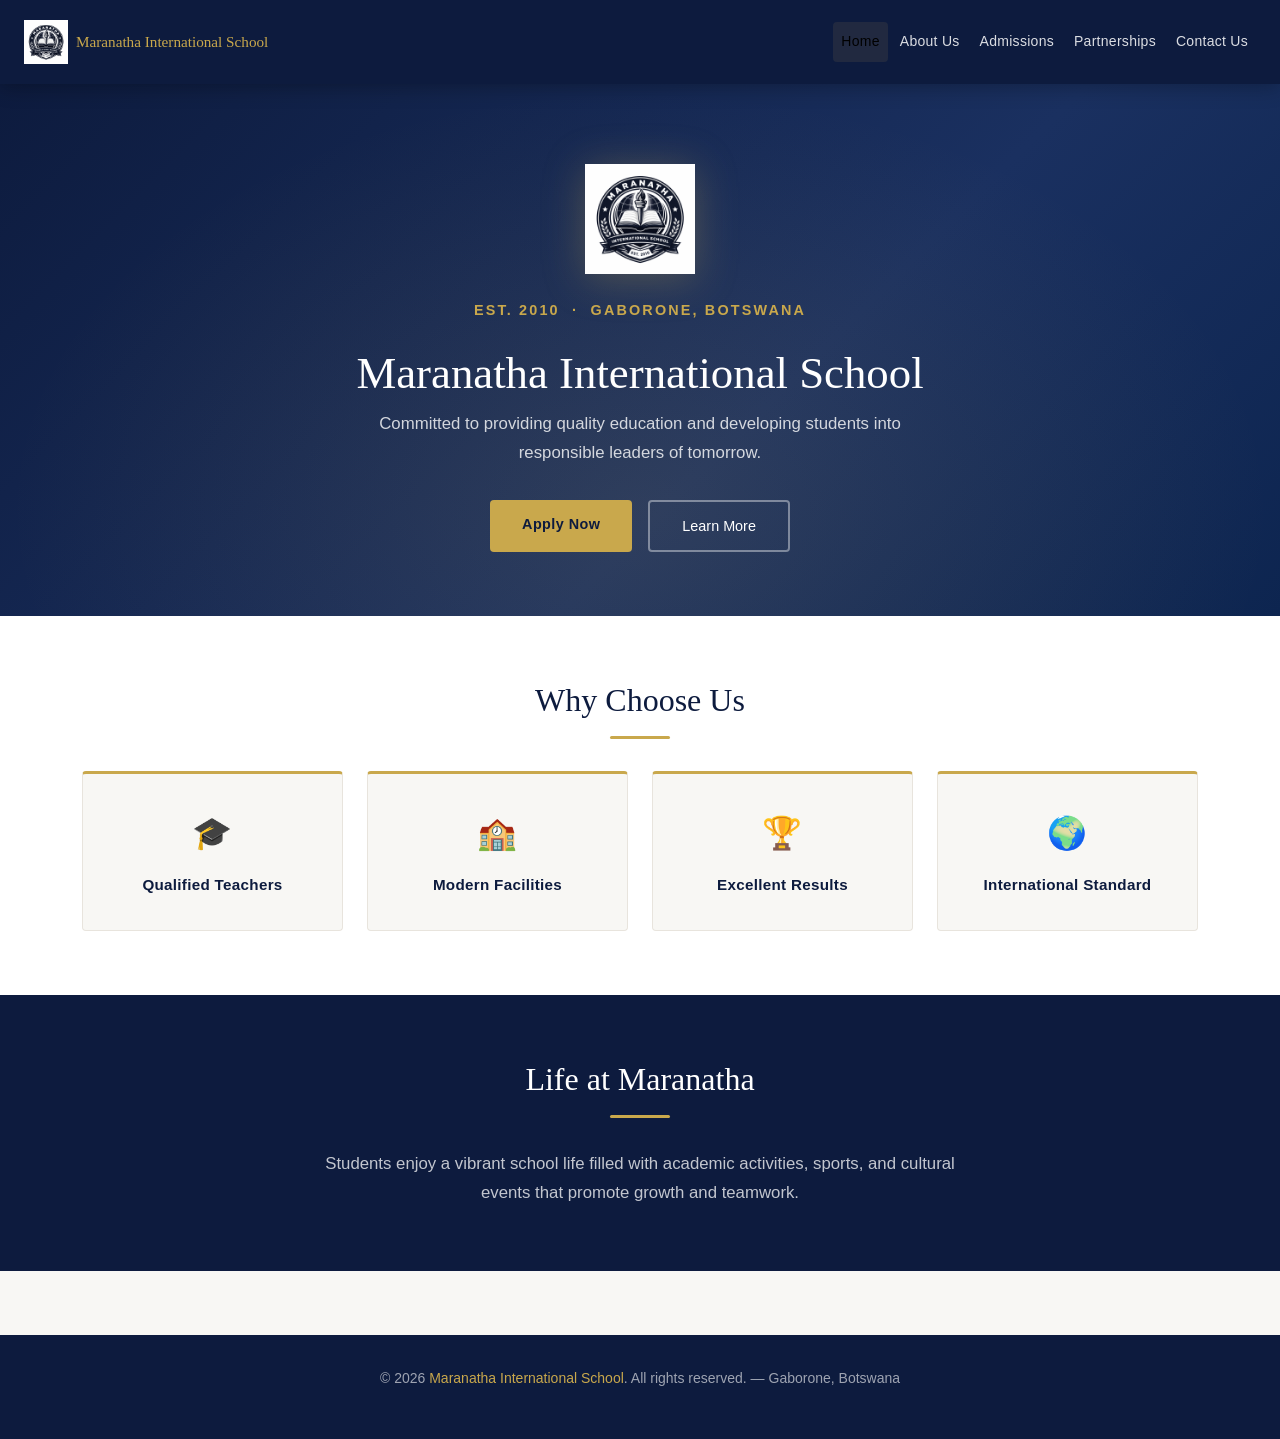
<file: index.html>
<!DOCTYPE html>
<html lang="en">
<head>
  <meta charset="UTF-8">
  <meta http-equiv="Content-Type" content="text/html; charset=utf-8">
  <meta name="viewport" content="width=device-width, initial-scale=1.0">
  <title>Maranatha International School – Home</title>

  <!-- Bootstrap 5 CSS -->
  <link href="https://cdn.jsdelivr.net/npm/bootstrap@5.3.3/dist/css/bootstrap.min.css" rel="stylesheet">

  <!-- Custom CSS (overrides Bootstrap where needed) -->
  <link rel="stylesheet" href="Style.css">
</head>
<body>

  <!-- NAVBAR using Bootstrap navbar component -->
  <nav class="navbar navbar-expand-lg sticky-top" style="background-color: var(--navy); box-shadow: 0 2px 20px rgba(0,0,0,.3);">
    <div class="container-fluid px-4">

      <!-- Brand / Logo -->
      <a href="index.html" class="navbar-brand nav-logo d-flex align-items-center gap-2">
        <img src="Maranatha logo.png" alt="Maranatha International School Logo" height="44">
        <span>Maranatha International School</span>
      </a>

      <!-- Hamburger toggler -->
      <button class="navbar-toggler" type="button"
              data-bs-toggle="collapse" data-bs-target="#mainNav"
              aria-controls="mainNav" aria-expanded="false"
              aria-label="Toggle navigation"
              style="border-color: rgba(255,255,255,.3);">
        <span class="navbar-toggler-icon" style="filter: invert(1);"></span>
      </button>

      <!-- Nav links -->
      <div class="collapse navbar-collapse" id="mainNav">
        <ul class="navbar-nav ms-auto nav-links">
          <li class="nav-item"><a href="index.html" class="nav-link active">Home</a></li>
          <li class="nav-item"><a href="about.html" class="nav-link">About Us</a></li>
          <li class="nav-item"><a href="admission.html" class="nav-link">Admissions</a></li>
          <li class="nav-item"><a href="partnership.html" class="nav-link">Partnerships</a></li>
          <li class="nav-item"><a href="contact.html" class="nav-link">Contact Us</a></li>
        </ul>
      </div>

    </div>
  </nav>

  <!-- HERO -->
  <section class="hero">
    <img src="Maranatha logo.png" alt="Maranatha International School Crest" class="hero-logo">
    <p class="tagline">Est. 2010 &nbsp;&middot;&nbsp; Gaborone, Botswana</p>
    <h1>Maranatha International School</h1>
    <p>Committed to providing quality education and developing students into responsible leaders of tomorrow.</p>
    <div class="hero-btns">
      <a href="admission.html" class="btn-primary">Apply Now</a>
      <a href="about.html" class="btn-outline">Learn More</a>
    </div>
  </section>

  <!-- WHY CHOOSE US using Bootstrap grid + row -->
  <section class="cards-section">
    <h2 class="section-title">Why Choose Us</h2>
    <div class="gold-divider"></div>

    <div class="container">
      <div class="row g-4 justify-content-center">
        <div class="col-12 col-sm-6 col-md-3">
          <div class="card text-center h-100">
            <span class="card-icon">🎓</span>Qualified Teachers
          </div>
        </div>
        <div class="col-12 col-sm-6 col-md-3">
          <div class="card text-center h-100">
            <span class="card-icon">🏫</span>Modern Facilities
          </div>
        </div>
        <div class="col-12 col-sm-6 col-md-3">
          <div class="card text-center h-100">
            <span class="card-icon">🏆</span>Excellent Results
          </div>
        </div>
        <div class="col-12 col-sm-6 col-md-3">
          <div class="card text-center h-100">
            <span class="card-icon">🌍</span>International Standard
          </div>
        </div>
      </div>
    </div>
  </section>

  <!-- LIFE AT MARANATHA -->
  <section class="life-section">
    <h2 class="section-title">Life at Maranatha</h2>
    <div class="gold-divider"></div>
    <p>Students enjoy a vibrant school life filled with academic activities, sports, and cultural events that promote growth and teamwork.</p>
  </section>

  <!-- FOOTER -->
  <footer>
    <p>&copy; 2026 <span>Maranatha International School</span>. All rights reserved. &mdash; Gaborone, Botswana</p>
  </footer>

  <!-- Bootstrap 5 JS -->
  <script src="https://cdn.jsdelivr.net/npm/bootstrap@5.3.3/dist/js/bootstrap.bundle.min.js"></script>

</body>
</html>
</file>
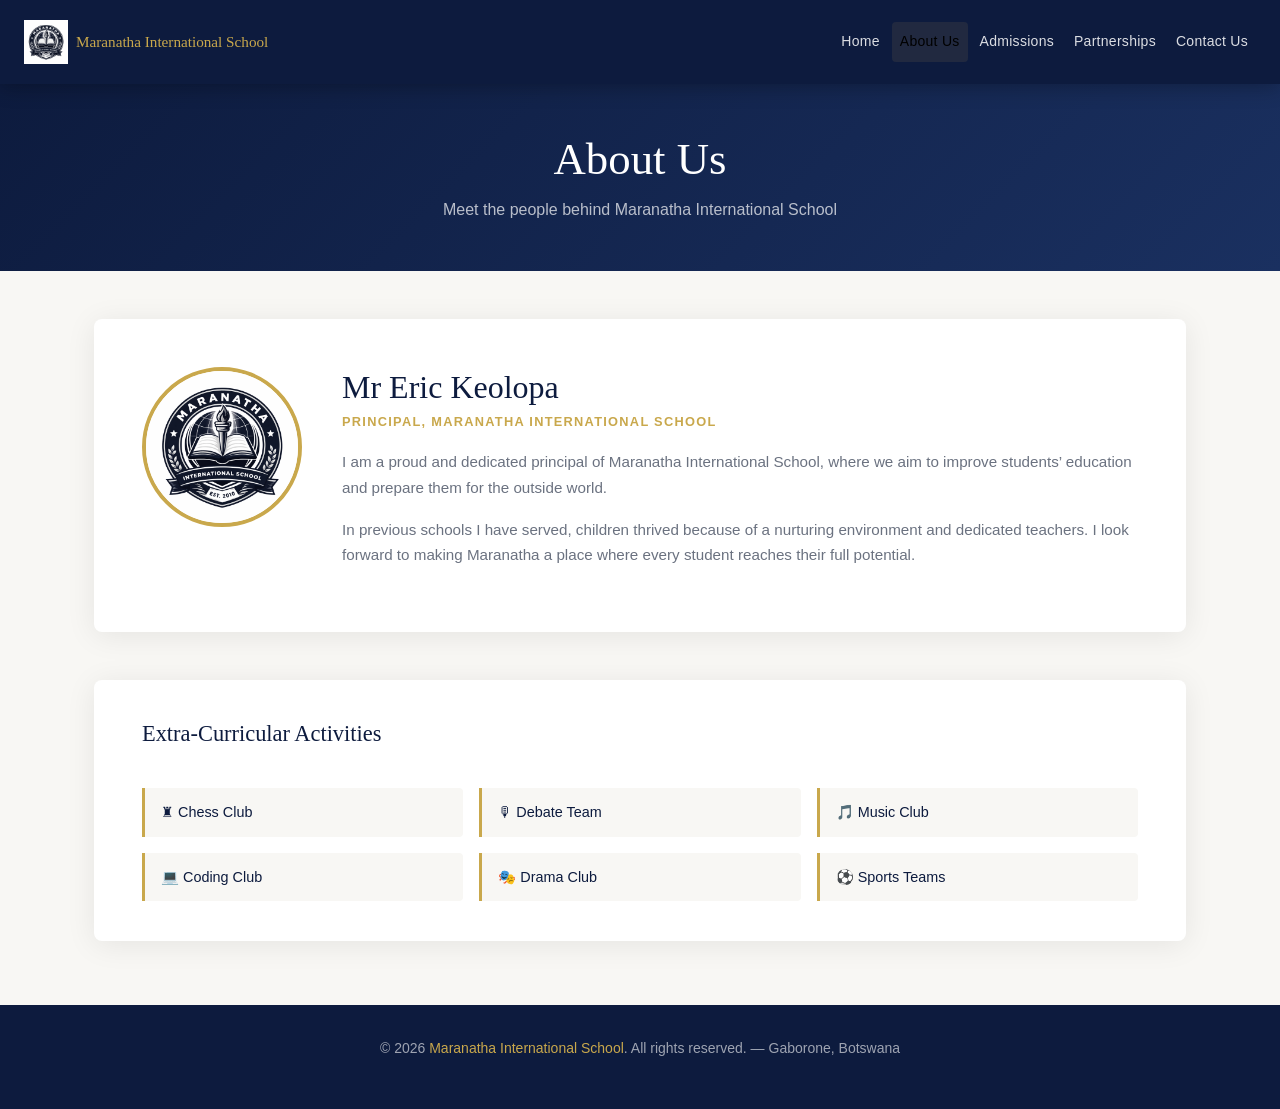
<file: about.html>
<!DOCTYPE html>
<html lang="en">
<head>
  <meta charset="UTF-8">
  <meta http-equiv="Content-Type" content="text/html; charset=utf-8">
  <meta name="viewport" content="width=device-width, initial-scale=1.0">
  <title>About Us – Maranatha International School</title>

  <!-- Bootstrap 5 CSS -->
  <link href="https://cdn.jsdelivr.net/npm/bootstrap@5.3.3/dist/css/bootstrap.min.css" rel="stylesheet">

  <!-- Custom CSS -->
  <link rel="stylesheet" href="Style.css">
</head>
<body>

  <!-- NAVBAR -->
  <nav class="navbar navbar-expand-lg sticky-top" style="background-color: var(--navy); box-shadow: 0 2px 20px rgba(0,0,0,.3);">
    <div class="container-fluid px-4">
      <a href="index.html" class="navbar-brand nav-logo d-flex align-items-center gap-2">
        <img src="Maranatha logo.png" alt="Maranatha International School Logo" height="44">
        <span>Maranatha International School</span>
      </a>
      <button class="navbar-toggler" type="button"
              data-bs-toggle="collapse" data-bs-target="#mainNav"
              aria-controls="mainNav" aria-expanded="false"
              aria-label="Toggle navigation"
              style="border-color: rgba(255,255,255,.3);">
        <span class="navbar-toggler-icon" style="filter: invert(1);"></span>
      </button>
      <div class="collapse navbar-collapse" id="mainNav">
        <ul class="navbar-nav ms-auto nav-links">
          <li class="nav-item"><a href="index.html" class="nav-link">Home</a></li>
          <li class="nav-item"><a href="about.html" class="nav-link active">About Us</a></li>
          <li class="nav-item"><a href="admission.html" class="nav-link">Admissions</a></li>
          <li class="nav-item"><a href="partnership.html" class="nav-link">Partnerships</a></li>
          <li class="nav-item"><a href="contact.html" class="nav-link">Contact Us</a></li>
        </ul>
      </div>
    </div>
  </nav>

  <!-- PAGE HEADER -->
  <div class="page-header">
    <h1>About Us</h1>
    <p>Meet the people behind Maranatha International School</p>
  </div>

  <!-- ABOUT CONTENT using Bootstrap container + row -->
  <div class="container my-5 px-4">

    <!-- Principal Card using Bootstrap row -->
    <div class="principal-card">
      <img src="Maranatha logo.png" alt="Mr Eric Keolopa, Principal" class="principal-img">
      <div class="principal-info">
        <h2>Mr Eric Keolopa</h2>
        <p class="title">Principal, Maranatha International School</p>
        <p>I am a proud and dedicated principal of Maranatha International School, where we aim to improve students&rsquo; education and prepare them for the outside world.</p>
        <p>In previous schools I have served, children thrived because of a nurturing environment and dedicated teachers. I look forward to making Maranatha a place where every student reaches their full potential.</p>
      </div>
    </div>

    <!-- Activities using Bootstrap grid -->
    <div class="activities-section mt-4">
      <h3>Extra-Curricular Activities</h3>
      <div class="row g-3 mt-2">
        <div class="col-6 col-md-4">
          <div class="activities-item">&#9820; Chess Club</div>
        </div>
        <div class="col-6 col-md-4">
          <div class="activities-item">&#127897; Debate Team</div>
        </div>
        <div class="col-6 col-md-4">
          <div class="activities-item">&#127925; Music Club</div>
        </div>
        <div class="col-6 col-md-4">
          <div class="activities-item">&#128187; Coding Club</div>
        </div>
        <div class="col-6 col-md-4">
          <div class="activities-item">&#127917; Drama Club</div>
        </div>
        <div class="col-6 col-md-4">
          <div class="activities-item">&#9917; Sports Teams</div>
        </div>
      </div>
    </div>

  </div>

  <!-- FOOTER -->
  <footer>
    <p>&copy; 2026 <span>Maranatha International School</span>. All rights reserved. &mdash; Gaborone, Botswana</p>
  </footer>

  <!-- Bootstrap 5 JS -->
  <script src="https://cdn.jsdelivr.net/npm/bootstrap@5.3.3/dist/js/bootstrap.bundle.min.js"></script>

  <style>
    .activities-item {
      background: var(--off-white);
      border-left: 3px solid var(--gold);
      padding: .75rem 1rem;
      border-radius: 0 4px 4px 0;
      font-size: .9rem;
      font-weight: 500;
      color: var(--navy);
    }
  </style>

</body>
</html>
</file>
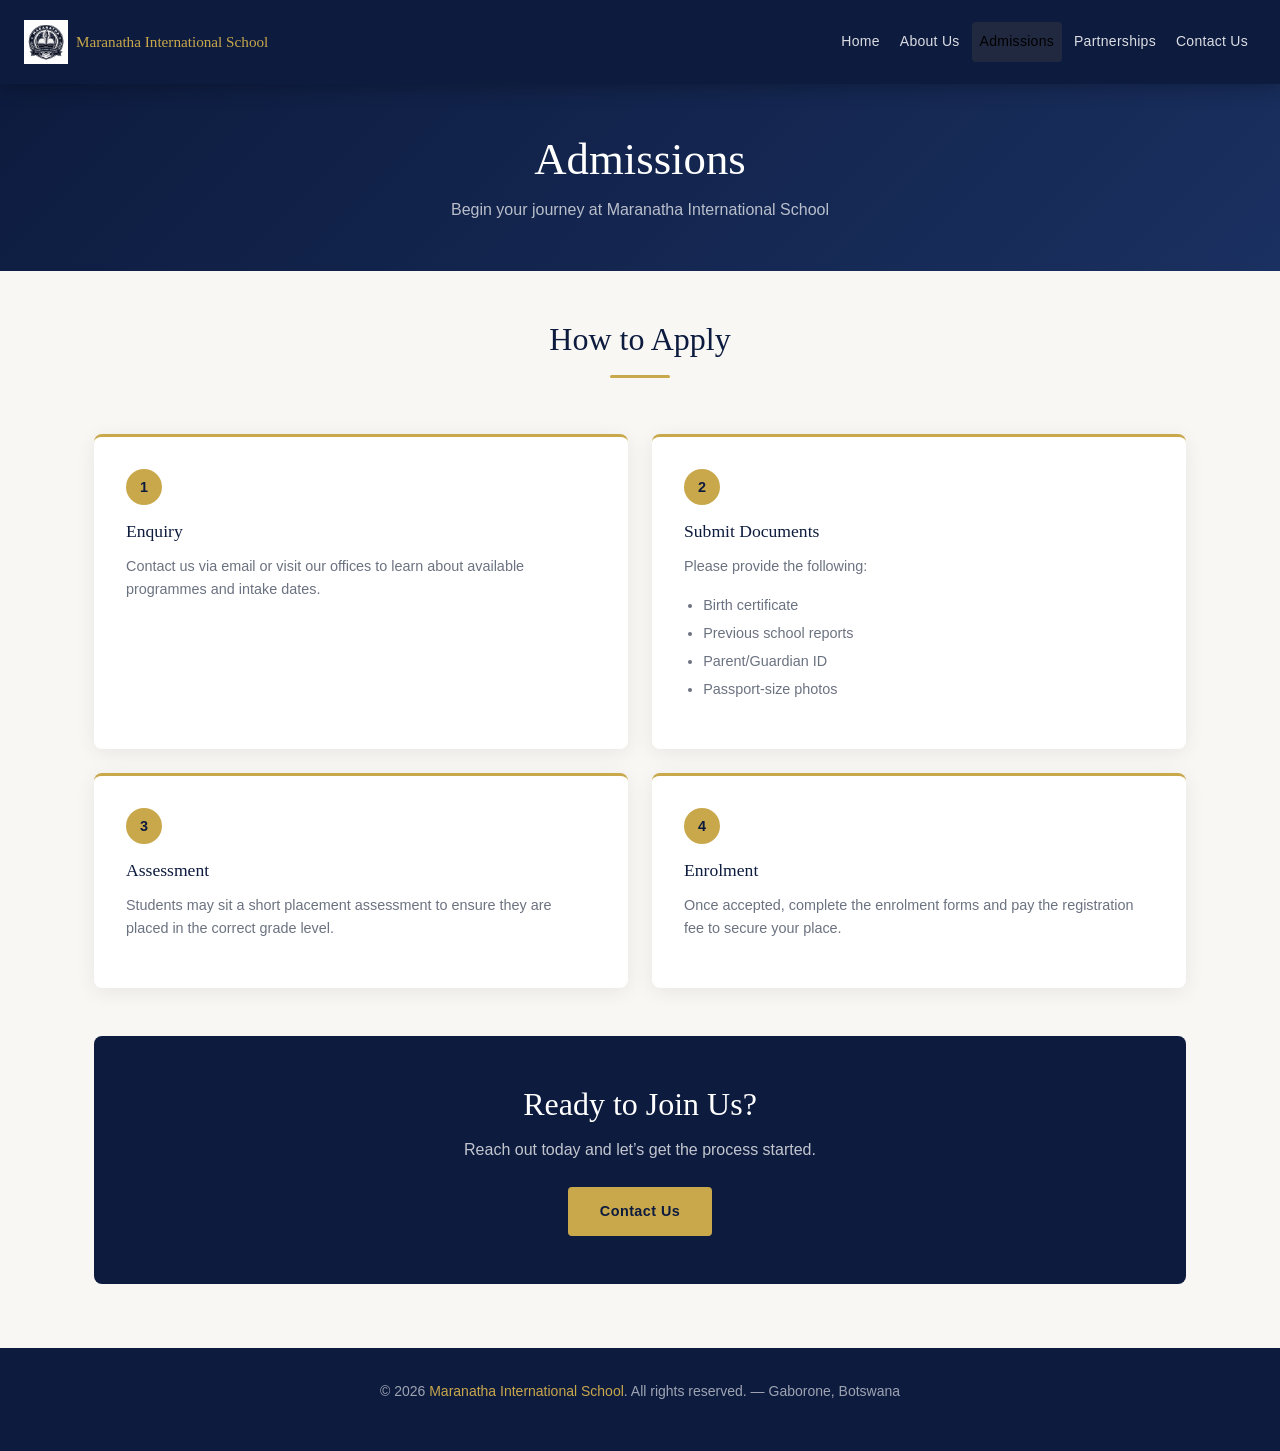
<file: admission.html>
<!DOCTYPE html>
<html lang="en">
<head>
  <meta charset="UTF-8">
  <meta http-equiv="Content-Type" content="text/html; charset=utf-8">
  <meta name="viewport" content="width=device-width, initial-scale=1.0">
  <title>Admissions – Maranatha International School</title>

  <!-- Bootstrap 5 CSS -->
  <link href="https://cdn.jsdelivr.net/npm/bootstrap@5.3.3/dist/css/bootstrap.min.css" rel="stylesheet">

  <!-- Custom CSS -->
  <link rel="stylesheet" href="Style.css">
</head>
<body>

  <!-- NAVBAR -->
  <nav class="navbar navbar-expand-lg sticky-top" style="background-color: var(--navy); box-shadow: 0 2px 20px rgba(0,0,0,.3);">
    <div class="container-fluid px-4">
      <a href="index.html" class="navbar-brand nav-logo d-flex align-items-center gap-2">
        <img src="Maranatha logo.png" alt="Maranatha International School Logo" height="44">
        <span>Maranatha International School</span>
      </a>
      <button class="navbar-toggler" type="button"
              data-bs-toggle="collapse" data-bs-target="#mainNav"
              aria-controls="mainNav" aria-expanded="false"
              aria-label="Toggle navigation"
              style="border-color: rgba(255,255,255,.3);">
        <span class="navbar-toggler-icon" style="filter: invert(1);"></span>
      </button>
      <div class="collapse navbar-collapse" id="mainNav">
        <ul class="navbar-nav ms-auto nav-links">
          <li class="nav-item"><a href="index.html" class="nav-link">Home</a></li>
          <li class="nav-item"><a href="about.html" class="nav-link">About Us</a></li>
          <li class="nav-item"><a href="admission.html" class="nav-link active">Admissions</a></li>
          <li class="nav-item"><a href="partnership.html" class="nav-link">Partnerships</a></li>
          <li class="nav-item"><a href="contact.html" class="nav-link">Contact Us</a></li>
        </ul>
      </div>
    </div>
  </nav>

  <!-- PAGE HEADER -->
  <div class="page-header">
    <h1>Admissions</h1>
    <p>Begin your journey at Maranatha International School</p>
  </div>

  <!-- ADMISSION CONTENT -->
  <div class="container my-5 px-4">

    <h2 class="section-title">How to Apply</h2>
    <div class="gold-divider"></div>

    <!-- Admission Steps using Bootstrap row grid -->
    <div class="row g-4 mt-2">
      <div class="col-12 col-md-6">
        <div class="admission-card h-100">
          <div class="step-number">1</div>
          <h3>Enquiry</h3>
          <p>Contact us via email or visit our offices to learn about available programmes and intake dates.</p>
        </div>
      </div>
      <div class="col-12 col-md-6">
        <div class="admission-card h-100">
          <div class="step-number">2</div>
          <h3>Submit Documents</h3>
          <p>Please provide the following:</p>
          <ul>
            <li>Birth certificate</li>
            <li>Previous school reports</li>
            <li>Parent/Guardian ID</li>
            <li>Passport-size photos</li>
          </ul>
        </div>
      </div>
      <div class="col-12 col-md-6">
        <div class="admission-card h-100">
          <div class="step-number">3</div>
          <h3>Assessment</h3>
          <p>Students may sit a short placement assessment to ensure they are placed in the correct grade level.</p>
        </div>
      </div>
      <div class="col-12 col-md-6">
        <div class="admission-card h-100">
          <div class="step-number">4</div>
          <h3>Enrolment</h3>
          <p>Once accepted, complete the enrolment forms and pay the registration fee to secure your place.</p>
        </div>
      </div>
    </div>

    <!-- CTA Box -->
    <div class="cta-box mt-5">
      <h2>Ready to Join Us?</h2>
      <p>Reach out today and let&rsquo;s get the process started.</p>
      <a href="contact.html" class="btn-primary">Contact Us</a>
    </div>

  </div>

  <!-- FOOTER -->
  <footer>
    <p>&copy; 2026 <span>Maranatha International School</span>. All rights reserved. &mdash; Gaborone, Botswana</p>
  </footer>

  <!-- Bootstrap 5 JS -->
  <script src="https://cdn.jsdelivr.net/npm/bootstrap@5.3.3/dist/js/bootstrap.bundle.min.js"></script>

</body>
</html>
</file>
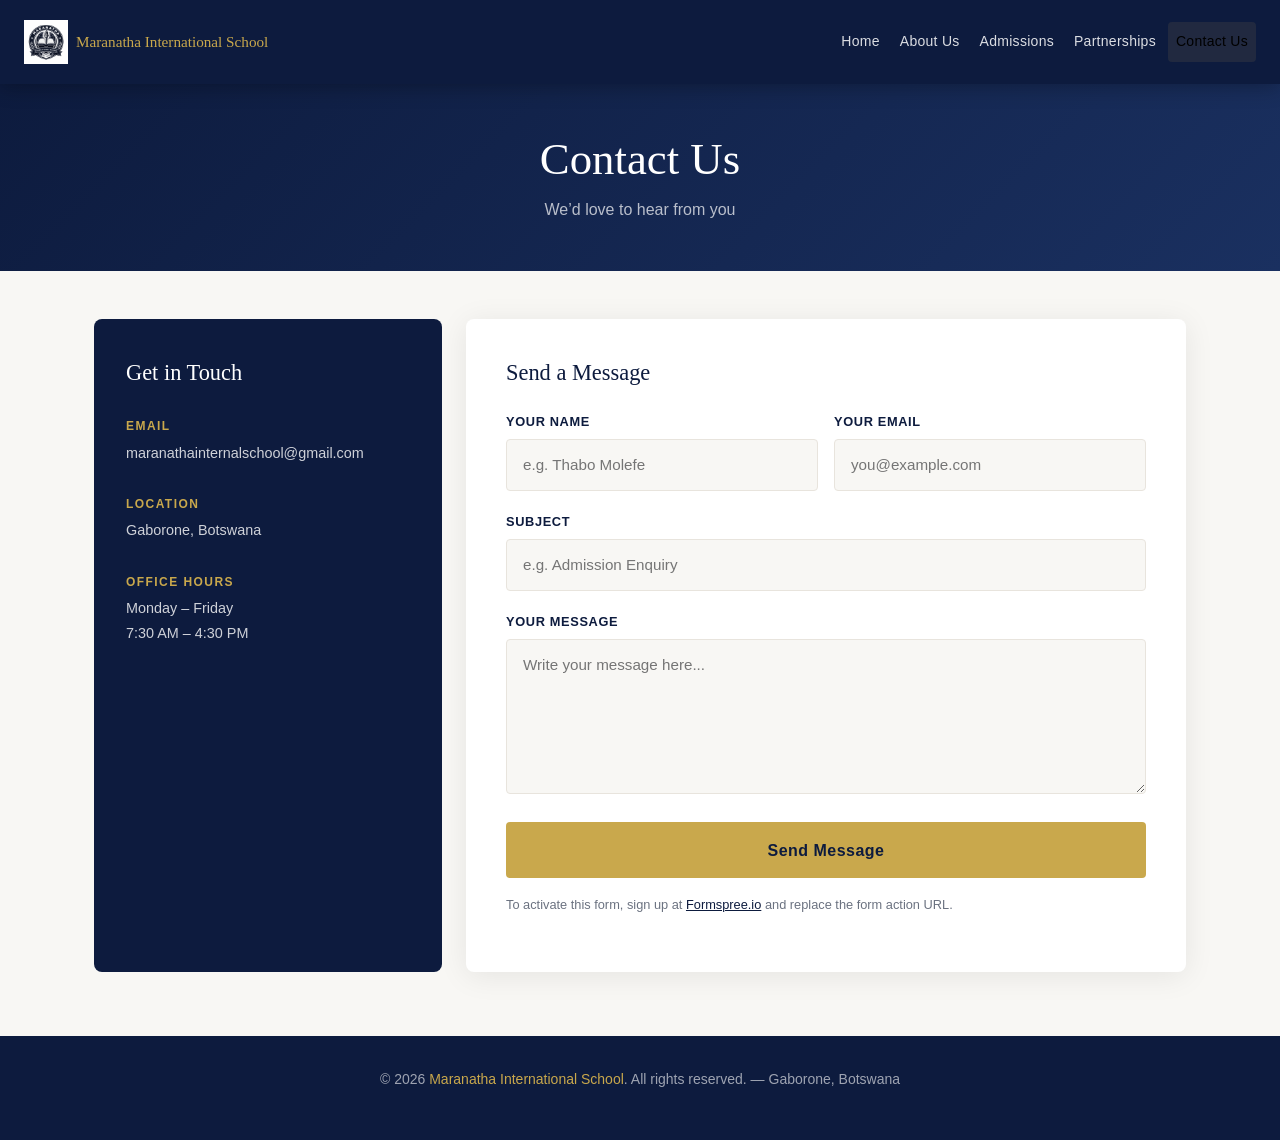
<file: contact.html>
<!DOCTYPE html>
<html lang="en">
<head>
  <meta charset="UTF-8">
  <meta http-equiv="Content-Type" content="text/html; charset=utf-8">
  <meta name="viewport" content="width=device-width, initial-scale=1.0">
  <title>Contact Us – Maranatha International School</title>

  <!-- Bootstrap 5 CSS -->
  <link href="https://cdn.jsdelivr.net/npm/bootstrap@5.3.3/dist/css/bootstrap.min.css" rel="stylesheet">

  <!-- Custom CSS -->
  <link rel="stylesheet" href="Style.css">
</head>
<body>

  <!-- NAVBAR -->
  <nav class="navbar navbar-expand-lg sticky-top" style="background-color: var(--navy); box-shadow: 0 2px 20px rgba(0,0,0,.3);">
    <div class="container-fluid px-4">
      <a href="index.html" class="navbar-brand nav-logo d-flex align-items-center gap-2">
        <img src="Maranatha logo.png" alt="Maranatha International School Logo" height="44">
        <span>Maranatha International School</span>
      </a>
      <button class="navbar-toggler" type="button"
              data-bs-toggle="collapse" data-bs-target="#mainNav"
              aria-controls="mainNav" aria-expanded="false"
              aria-label="Toggle navigation"
              style="border-color: rgba(255,255,255,.3);">
        <span class="navbar-toggler-icon" style="filter: invert(1);"></span>
      </button>
      <div class="collapse navbar-collapse" id="mainNav">
        <ul class="navbar-nav ms-auto nav-links">
          <li class="nav-item"><a href="index.html" class="nav-link">Home</a></li>
          <li class="nav-item"><a href="about.html" class="nav-link">About Us</a></li>
          <li class="nav-item"><a href="admission.html" class="nav-link">Admissions</a></li>
          <li class="nav-item"><a href="partnership.html" class="nav-link">Partnerships</a></li>
          <li class="nav-item"><a href="contact.html" class="nav-link active">Contact Us</a></li>
        </ul>
      </div>
    </div>
  </nav>

  <!-- PAGE HEADER -->
  <div class="page-header">
    <h1>Contact Us</h1>
    <p>We&rsquo;d love to hear from you</p>
  </div>

  <!-- CONTACT CONTENT using Bootstrap grid -->
  <div class="container my-5 px-4">
    <div class="row g-4">

      <!-- Contact Info -->
      <div class="col-12 col-md-4">
        <div class="contact-info h-100">
          <h2>Get in Touch</h2>
          <div class="contact-item">
            <h3>Email</h3>
            <p>maranathainternalschool@gmail.com</p>
          </div>
          <div class="contact-item">
            <h3>Location</h3>
            <p>Gaborone, Botswana</p>
          </div>
          <div class="contact-item">
            <h3>Office Hours</h3>
            <p>Monday &ndash; Friday<br>7:30 AM &ndash; 4:30 PM</p>
          </div>
        </div>
      </div>

      <!-- Contact Form -->
      <div class="col-12 col-md-8">
        <div class="contact-form">
          <h2>Send a Message</h2>
          <form action="https://formspree.io/f/your-form-id" method="post">

            <!-- Bootstrap row for name + email side by side -->
            <div class="row g-3">
              <div class="col-12 col-md-6">
                <div class="form-group">
                  <label for="name">Your Name</label>
                  <input type="text" id="name" name="name" placeholder="e.g. Thabo Molefe" required>
                </div>
              </div>
              <div class="col-12 col-md-6">
                <div class="form-group">
                  <label for="email">Your Email</label>
                  <input type="email" id="email" name="email" placeholder="you@example.com" required>
                </div>
              </div>
            </div>

            <div class="form-group">
              <label for="subject">Subject</label>
              <input type="text" id="subject" name="subject" placeholder="e.g. Admission Enquiry">
            </div>

            <div class="form-group">
              <label for="message">Your Message</label>
              <textarea id="message" name="message" rows="5" placeholder="Write your message here..." required></textarea>
            </div>

            <button type="submit" class="btn-primary" style="width:100%;padding:.9rem;font-size:1rem;">Send Message</button>
          </form>
          <p class="form-note">
            To activate this form, sign up at <a href="https://formspree.io" target="_blank">Formspree.io</a> and replace the form action URL.
          </p>
        </div>
      </div>

    </div>
  </div>

  <!-- FOOTER -->
  <footer>
    <p>&copy; 2026 <span>Maranatha International School</span>. All rights reserved. &mdash; Gaborone, Botswana</p>
  </footer>

  <!-- Bootstrap 5 JS -->
  <script src="https://cdn.jsdelivr.net/npm/bootstrap@5.3.3/dist/js/bootstrap.bundle.min.js"></script>

</body>
</html>
</file>
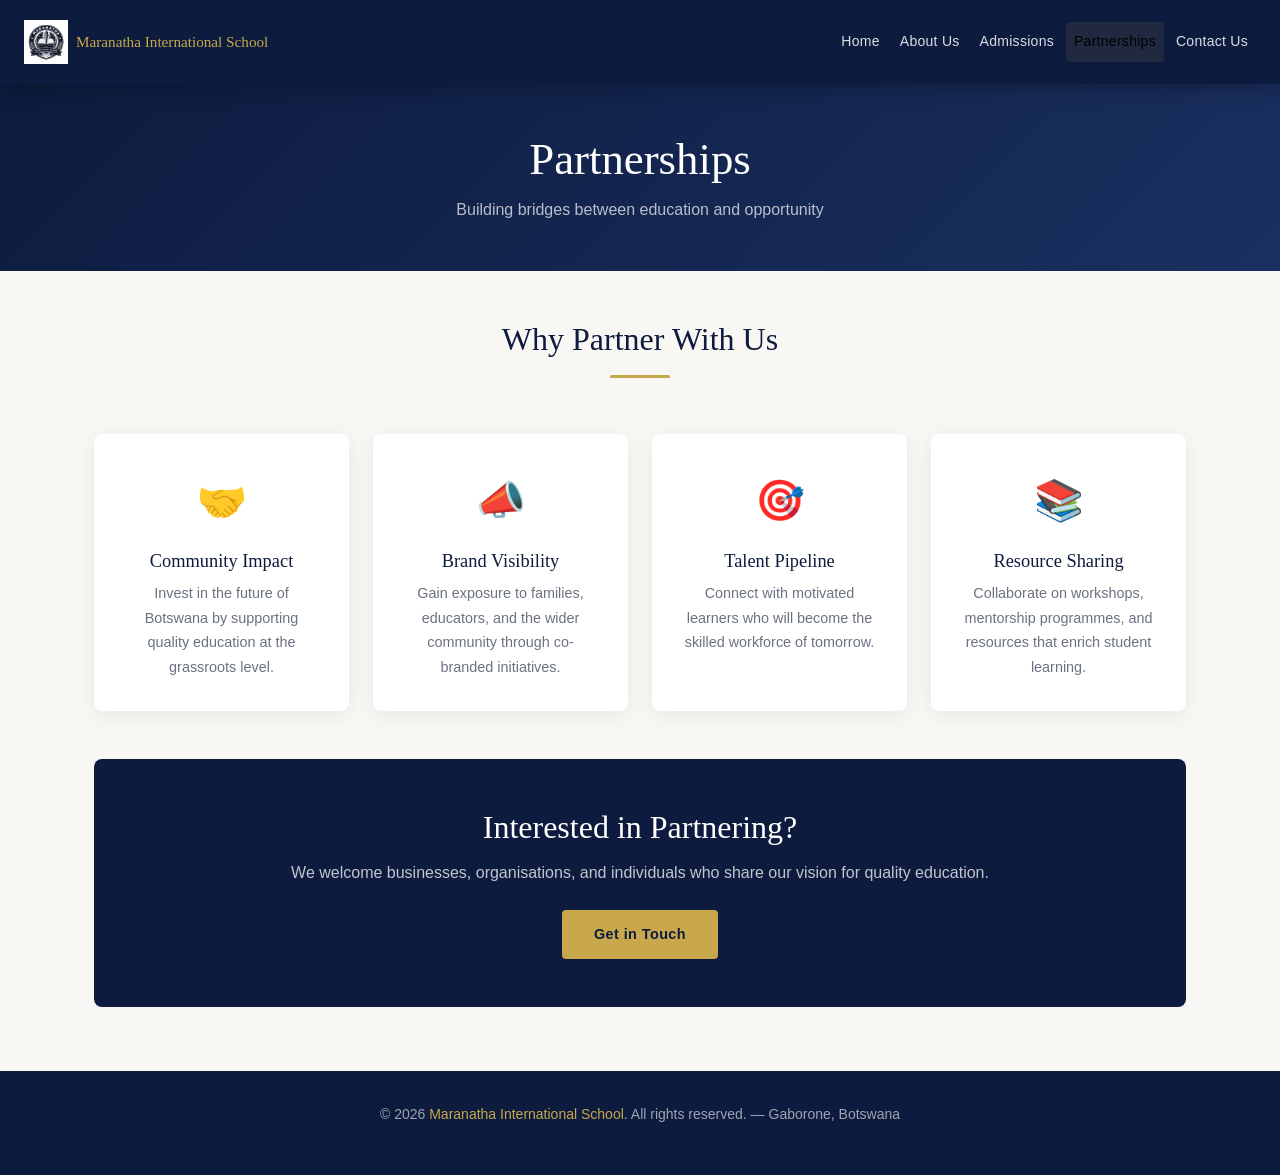
<file: partnership.html>
<!DOCTYPE html>
<html lang="en">
<head>
  <meta charset="UTF-8">
  <meta http-equiv="Content-Type" content="text/html; charset=utf-8">
  <meta name="viewport" content="width=device-width, initial-scale=1.0">
  <title>Partnerships – Maranatha International School</title>

  <!-- Bootstrap 5 CSS -->
  <link href="https://cdn.jsdelivr.net/npm/bootstrap@5.3.3/dist/css/bootstrap.min.css" rel="stylesheet">

  <!-- Custom CSS -->
  <link rel="stylesheet" href="Style.css">
</head>
<body>

  <!-- NAVBAR -->
  <nav class="navbar navbar-expand-lg sticky-top" style="background-color: var(--navy); box-shadow: 0 2px 20px rgba(0,0,0,.3);">
    <div class="container-fluid px-4">
      <a href="index.html" class="navbar-brand nav-logo d-flex align-items-center gap-2">
        <img src="Maranatha logo.png" alt="Maranatha International School Logo" height="44">
        <span>Maranatha International School</span>
      </a>
      <button class="navbar-toggler" type="button"
              data-bs-toggle="collapse" data-bs-target="#mainNav"
              aria-controls="mainNav" aria-expanded="false"
              aria-label="Toggle navigation"
              style="border-color: rgba(255,255,255,.3);">
        <span class="navbar-toggler-icon" style="filter: invert(1);"></span>
      </button>
      <div class="collapse navbar-collapse" id="mainNav">
        <ul class="navbar-nav ms-auto nav-links">
          <li class="nav-item"><a href="index.html" class="nav-link">Home</a></li>
          <li class="nav-item"><a href="about.html" class="nav-link">About Us</a></li>
          <li class="nav-item"><a href="admission.html" class="nav-link">Admissions</a></li>
          <li class="nav-item"><a href="partnership.html" class="nav-link active">Partnerships</a></li>
          <li class="nav-item"><a href="contact.html" class="nav-link">Contact Us</a></li>
        </ul>
      </div>
    </div>
  </nav>

  <!-- PAGE HEADER -->
  <div class="page-header">
    <h1>Partnerships</h1>
    <p>Building bridges between education and opportunity</p>
  </div>

  <!-- PARTNERSHIPS CONTENT -->
  <div class="container my-5 px-4">

    <h2 class="section-title">Why Partner With Us</h2>
    <div class="gold-divider"></div>

    <!-- Partner Benefits using Bootstrap row grid -->
    <div class="row g-4 mt-2">
      <div class="col-12 col-sm-6 col-md-3">
        <div class="benefit-card h-100">
          <div class="icon">🤝</div>
          <h3>Community Impact</h3>
          <p>Invest in the future of Botswana by supporting quality education at the grassroots level.</p>
        </div>
      </div>
      <div class="col-12 col-sm-6 col-md-3">
        <div class="benefit-card h-100">
          <div class="icon">📣</div>
          <h3>Brand Visibility</h3>
          <p>Gain exposure to families, educators, and the wider community through co-branded initiatives.</p>
        </div>
      </div>
      <div class="col-12 col-sm-6 col-md-3">
        <div class="benefit-card h-100">
          <div class="icon">🎯</div>
          <h3>Talent Pipeline</h3>
          <p>Connect with motivated learners who will become the skilled workforce of tomorrow.</p>
        </div>
      </div>
      <div class="col-12 col-sm-6 col-md-3">
        <div class="benefit-card h-100">
          <div class="icon">📚</div>
          <h3>Resource Sharing</h3>
          <p>Collaborate on workshops, mentorship programmes, and resources that enrich student learning.</p>
        </div>
      </div>
    </div>

    <!-- CTA Box -->
    <div class="cta-box mt-5">
      <h2>Interested in Partnering?</h2>
      <p>We welcome businesses, organisations, and individuals who share our vision for quality education.</p>
      <a href="contact.html" class="btn-primary">Get in Touch</a>
    </div>

  </div>

  <!-- FOOTER -->
  <footer>
    <p>&copy; 2026 <span>Maranatha International School</span>. All rights reserved. &mdash; Gaborone, Botswana</p>
  </footer>

  <!-- Bootstrap 5 JS -->
  <script src="https://cdn.jsdelivr.net/npm/bootstrap@5.3.3/dist/js/bootstrap.bundle.min.js"></script>

</body>
</html>
</file>
<file: Style.css>
* {
  margin: 0;
  padding: 0;
  box-sizing: border-box;
}


:root {
  --navy:      #0d1b3e;
  --navy-mid:  #1a3060;
  --gold:      #c9a84c;
  --gold-lt:   #f0d080;
  --white:     #ffffff;
  --off-white: #f8f7f4;
  --light:     #e8e4dd;
  --gray:      #6b7280;
  --text:      #1a1a2e;
}

body {
  font-family: 'Source Sans 3', Arial, sans-serif;
  background-color: var(--off-white);
  color: var(--text);
  line-height: 1.7;      
  font-size: 1rem;
}


h1, h2, h3 {
  font-family: 'Playfair Display', Georgia, serif;
  color: var(--navy);
  line-height: 1.25;
}

h1 { font-size: clamp(1.9rem, 4vw, 2.8rem); }
h2 { font-size: clamp(1.4rem, 3vw, 2rem); margin-bottom: .5rem; }
h3 { font-size: 1.15rem; }

p  { margin-bottom: 1rem; }


a { color: var(--navy); text-decoration: none; }
a:hover { text-decoration: underline; color: var(--gold); }

nav {
  background-color: var(--navy);
  padding: 0 2rem;
  display: flex;
  align-items: center;
  justify-content: space-between;
  position: sticky;
  top: 0;
  z-index: 100;
  box-shadow: 0 2px 20px rgba(0,0,0,.3);
}

.nav-logo {
  display: flex;
  align-items: center;
  gap: .75rem;
  padding: .75rem 0;
  text-decoration: none;
}
.nav-logo img { height: 44px; width: auto; }
.nav-logo span {
  font-family: 'Playfair Display', serif;
  color: var(--gold);
  font-size: .95rem;
  line-height: 1.2;
  max-width: 180px;
}


.nav-links {
  display: flex;
  gap: .25rem;
  list-style: none;   
  padding: 0;
  margin: 0;
}


.nav-links li { display: inline; }

.nav-links a {
  color: rgba(255,255,255,.85);
  padding: .5rem 1rem;
  border-radius: 4px;
  font-size: .875rem;
  font-weight: 500;
  letter-spacing: .02em;
  transition: all .2s;
  display: inline-block;
}


.nav-links a:hover,
.nav-links a.active {
  color: var(--gold);
  background: rgba(201,168,76,.1);
  text-decoration: none;
}


.hamburger {
  display: none;
  flex-direction: column;
  gap: 5px;
  background: none;
  border: none;
  cursor: pointer;
  padding: .5rem;
}
.hamburger span {
  display: block;
  width: 24px;
  height: 2px;
  background: var(--white);
  border-radius: 2px;
  transition: all .3s;
}

.hero {
  background: linear-gradient(135deg, var(--navy) 0%, var(--navy-mid) 60%, #0d2550 100%);
  color: var(--white);
  padding: 5rem 2rem 4rem;
  text-align: center;
  position: relative;
  overflow: hidden;
}
.hero::before {
  content: '';
  position: absolute;
  inset: 0;
  background: radial-gradient(ellipse at 50% 80%, rgba(201,168,76,.12) 0%, transparent 70%);
}

.hero-logo {
  width: 110px;
  height: 110px;
  object-fit: contain;
  margin-bottom: 1.5rem;
  filter: drop-shadow(0 4px 20px rgba(201,168,76,.3));
  position: relative;
}

.hero h1 { color: var(--white); margin-bottom: .5rem; position: relative; }
.hero .tagline {
  color: var(--gold);
  font-size: .9rem;
  font-weight: 600;
  letter-spacing: .15em;
  text-transform: uppercase;   
  margin-bottom: 1.5rem;
  position: relative;
}
.hero p {
  max-width: 600px;
  margin: 0 auto 2rem;
  color: rgba(255,255,255,.8);
  font-size: 1.05rem;
  position: relative;
}

.hero-btns {
  display: flex;
  gap: 1rem;
  justify-content: center;
  flex-wrap: wrap;
  position: relative;
}


.btn-primary {
  background: var(--gold);
  color: var(--navy);
  padding: .75rem 2rem;
  border-radius: 4px;
  font-weight: 600;
  font-size: .9rem;
  letter-spacing: .03em;
  transition: all .2s;
  border: none;
  cursor: pointer;
  display: inline-block;
}
.btn-primary:hover { background: var(--gold-lt); transform: translateY(-1px); text-decoration: none; color: var(--navy); }

.btn-outline {
  border: 2px solid rgba(255,255,255,.4);
  color: var(--white);
  padding: .75rem 2rem;
  border-radius: 4px;
  font-weight: 500;
  font-size: .9rem;
  transition: all .2s;
  display: inline-block;
}
.btn-outline:hover { border-color: var(--gold); color: var(--gold); text-decoration: none; }


.gold-divider {
  width: 60px; height: 3px;
  background: var(--gold);
  margin: 1rem auto 2rem;
  border-radius: 2px;
}


.section-title {
  text-align: center;
  margin-bottom: .5rem;
}


.cards-section {
  padding: 4rem 2rem;
  background: var(--white);
}

.cards {
  display: grid;
  grid-template-columns: repeat(auto-fit, minmax(200px, 1fr));
  gap: 1.5rem;
  max-width: 900px;
  margin: 2rem auto 0;
}


.card {
  background: var(--off-white);
  border: 1px solid var(--light);
  border-top: 3px solid var(--gold);
  padding: 2rem 1.5rem;       
  text-align: center;
  border-radius: 4px;
  font-weight: 600;
  color: var(--navy);
  font-size: .95rem;
  letter-spacing: .02em;
  transition: box-shadow .2s;   
}
.card:hover { box-shadow: 0 8px 30px rgba(13,27,62,.1); }
.card-icon { font-size: 2rem; margin-bottom: .75rem; display: block; }

.life-section {
  padding: 4rem 2rem;
  background: var(--navy);
  color: var(--white);
  text-align: center;
}
.life-section .section-title { color: var(--white); }
.life-section p { max-width: 640px; margin: 0 auto; color: rgba(255,255,255,.75); font-size: 1.05rem; }


.page-header {
  background: linear-gradient(135deg, var(--navy), var(--navy-mid));
  padding: 3rem 2rem;
  text-align: center;
  color: var(--white);
}
.page-header h1 { color: var(--white); }
.page-header p { color: rgba(255,255,255,.7); margin-top: .5rem; margin-bottom: 0; }


.about-section {
  max-width: 800px;
  margin: 4rem auto;
  padding: 0 2rem;
}


.principal-card {
  background: var(--white);
  border-radius: 8px;
  padding: 3rem;           
  box-shadow: 0 4px 30px rgba(0,0,0,.08);  
  display: flex;
  gap: 2.5rem;
  align-items: flex-start;
  margin-bottom: 3rem;      
}

.principal-img {
  width: 160px;
  height: 160px;
  border-radius: 50%;
  object-fit: cover;
  border: 4px solid var(--gold);
  flex-shrink: 0;
}

.principal-info h2 { margin-bottom: .25rem; }
.principal-info .title {
  color: var(--gold);
  font-weight: 600;
  font-size: .8rem;
  letter-spacing: .1em;
  text-transform: uppercase;
  margin-bottom: 1rem;
}
.principal-info p { color: var(--gray); font-size: .95rem; }

.activities-section {
  background: var(--white);
  border-radius: 8px;
  padding: 2.5rem 3rem;
  box-shadow: 0 4px 30px rgba(0,0,0,.08);
}
.activities-section h3 {
  font-family: 'Playfair Display', serif;
  font-size: 1.4rem;
  color: var(--navy);
  margin-bottom: 1.5rem;
}


.activities-grid {
  display: grid;
  grid-template-columns: repeat(auto-fill, minmax(160px, 1fr));
  gap: 1rem;
  list-style: none;       
  padding: 0;
}
.activities-grid li {
  background: var(--off-white);
  border-left: 3px solid var(--gold);
  padding: .75rem 1rem;    
  border-radius: 0 4px 4px 0;
  font-size: .9rem;
  font-weight: 500;
  color: var(--navy);
}


.contact-section {
  max-width: 860px;
  margin: 4rem auto;
  padding: 0 2rem;
  display: grid;
  grid-template-columns: 1fr 2fr;
  gap: 2rem;
}

.contact-info {
  background: var(--navy);
  border-radius: 8px;
  padding: 2.5rem 2rem;
  color: var(--white);
}
.contact-info h2 {
  font-family: 'Playfair Display', serif;
  font-size: 1.4rem;
  margin-bottom: 2rem;
  color: var(--white);
}
.contact-item { margin-bottom: 2rem; }
.contact-item h3 {
  color: var(--gold);
  font-size: .75rem;
  letter-spacing: .12em;
  text-transform: uppercase;
  margin-bottom: .4rem;
  font-weight: 600;
  font-family: 'Source Sans 3', sans-serif;
}
.contact-item p { color: rgba(255,255,255,.8); font-size: .9rem; margin-bottom: 0; }


.contact-form {
  background: var(--white);
  border-radius: 8px;
  padding: 2.5rem;
  box-shadow: 0 4px 30px rgba(0,0,0,.08);
}
.contact-form h2 {
  font-family: 'Playfair Display', serif;
  font-size: 1.4rem;
  color: var(--navy);
  margin-bottom: 1.5rem;
}


.form-group { margin-bottom: 1.25rem; }


.form-group label {
  display: block;
  font-size: .8rem;
  font-weight: 600;
  color: var(--navy);
  letter-spacing: .05em;
  text-transform: uppercase;
  margin-bottom: .4rem;
}


.form-group input,
.form-group textarea {
  width: 100%;
  padding: .75rem 1rem;      
  border: 1.5px solid var(--light);
  border-radius: 4px;
  font-family: 'Source Sans 3', sans-serif;
  font-size: .95rem;
  color: var(--text);
  background: var(--off-white);
  transition: border-color .2s;
}
.form-group input:focus,
.form-group textarea:focus {
  outline: none;
  border-color: var(--gold);
  background: var(--white);
}
.form-group textarea { resize: vertical; min-height: 130px; }

.form-note {
  margin-top: 1rem;
  font-size: .8rem;
  color: var(--gray);
}
.form-note a { color: var(--navy); text-decoration: underline; }


.admission-section {
  max-width: 860px;
  margin: 4rem auto;
  padding: 0 2rem;
}

.admission-grid {
  display: grid;
  grid-template-columns: repeat(auto-fit, minmax(260px, 1fr));
  gap: 1.5rem;
  margin-top: 2rem;
}

.admission-card {
  background: var(--white);
  border-radius: 8px;
  padding: 2rem;
  box-shadow: 0 4px 20px rgba(0,0,0,.07);
  border-top: 3px solid var(--gold);
}
.admission-card h3 {
  font-family: 'Playfair Display', serif;
  color: var(--navy);
  margin-bottom: .75rem;
  font-size: 1.1rem;
}
.admission-card p,
.admission-card li { color: var(--gray); font-size: .9rem; line-height: 1.6; }
.admission-card ul { padding-left: 1.2rem; }
.admission-card li { margin-bottom: .3rem; }

.step-number {
  width: 36px; height: 36px;
  background: var(--gold);
  color: var(--navy);
  border-radius: 50%;
  display: flex;
  align-items: center;
  justify-content: center;
  font-weight: 700;
  font-size: .9rem;
  margin-bottom: 1rem;
}


.partnership-section {
  max-width: 860px;
  margin: 4rem auto;
  padding: 0 2rem;
}

.partner-benefits {
  display: grid;
  grid-template-columns: repeat(auto-fit, minmax(240px, 1fr));
  gap: 1.5rem;
  margin-top: 2rem;
}

.benefit-card {
  background: var(--white);
  border-radius: 8px;
  padding: 2rem;
  box-shadow: 0 4px 20px rgba(0,0,0,.07);
  text-align: center;
}
.benefit-card .icon { font-size: 2.5rem; margin-bottom: 1rem; }
.benefit-card h3 {
  font-family: 'Playfair Display', serif;
  color: var(--navy);
  margin-bottom: .5rem;
}
.benefit-card p { color: var(--gray); font-size: .9rem; margin-bottom: 0; }


.cta-box {
  background: var(--navy);
  color: var(--white);
  border-radius: 8px;
  padding: 3rem;
  text-align: center;
  margin-top: 3rem;
}
.cta-box h2 { color: var(--white); margin-bottom: .75rem; }
.cta-box p { color: rgba(255,255,255,.75); margin-bottom: 1.5rem; }


footer {
  background: var(--navy);
  color: rgba(255,255,255,.6);
  text-align: center;
  padding: 2rem;
  font-size: .875rem;
  margin-top: 4rem;
}
footer span { color: var(--gold); }


@media (max-width: 768px) {
  
  .hamburger { display: flex; }

  
  .nav-links {
    display: none;
    flex-direction: column;
    position: absolute;
    top: 100%;
    left: 0; right: 0;
    background: var(--navy);
    padding: 1rem;
    box-shadow: 0 8px 20px rgba(0,0,0,.3);
  }
  .nav-links.open { display: flex; }
  .nav-links li { display: block; }
  .nav-links a { padding: .75rem 1rem; border-bottom: 1px solid rgba(255,255,255,.08); display: block; }

  nav { position: relative; }

  .principal-card {
    flex-direction: column;
    align-items: center;
    text-align: center;
    padding: 2rem;
  }

  
  .contact-section { grid-template-columns: 1fr; }

  .hero { padding: 3rem 1.5rem; }
}
</file>
